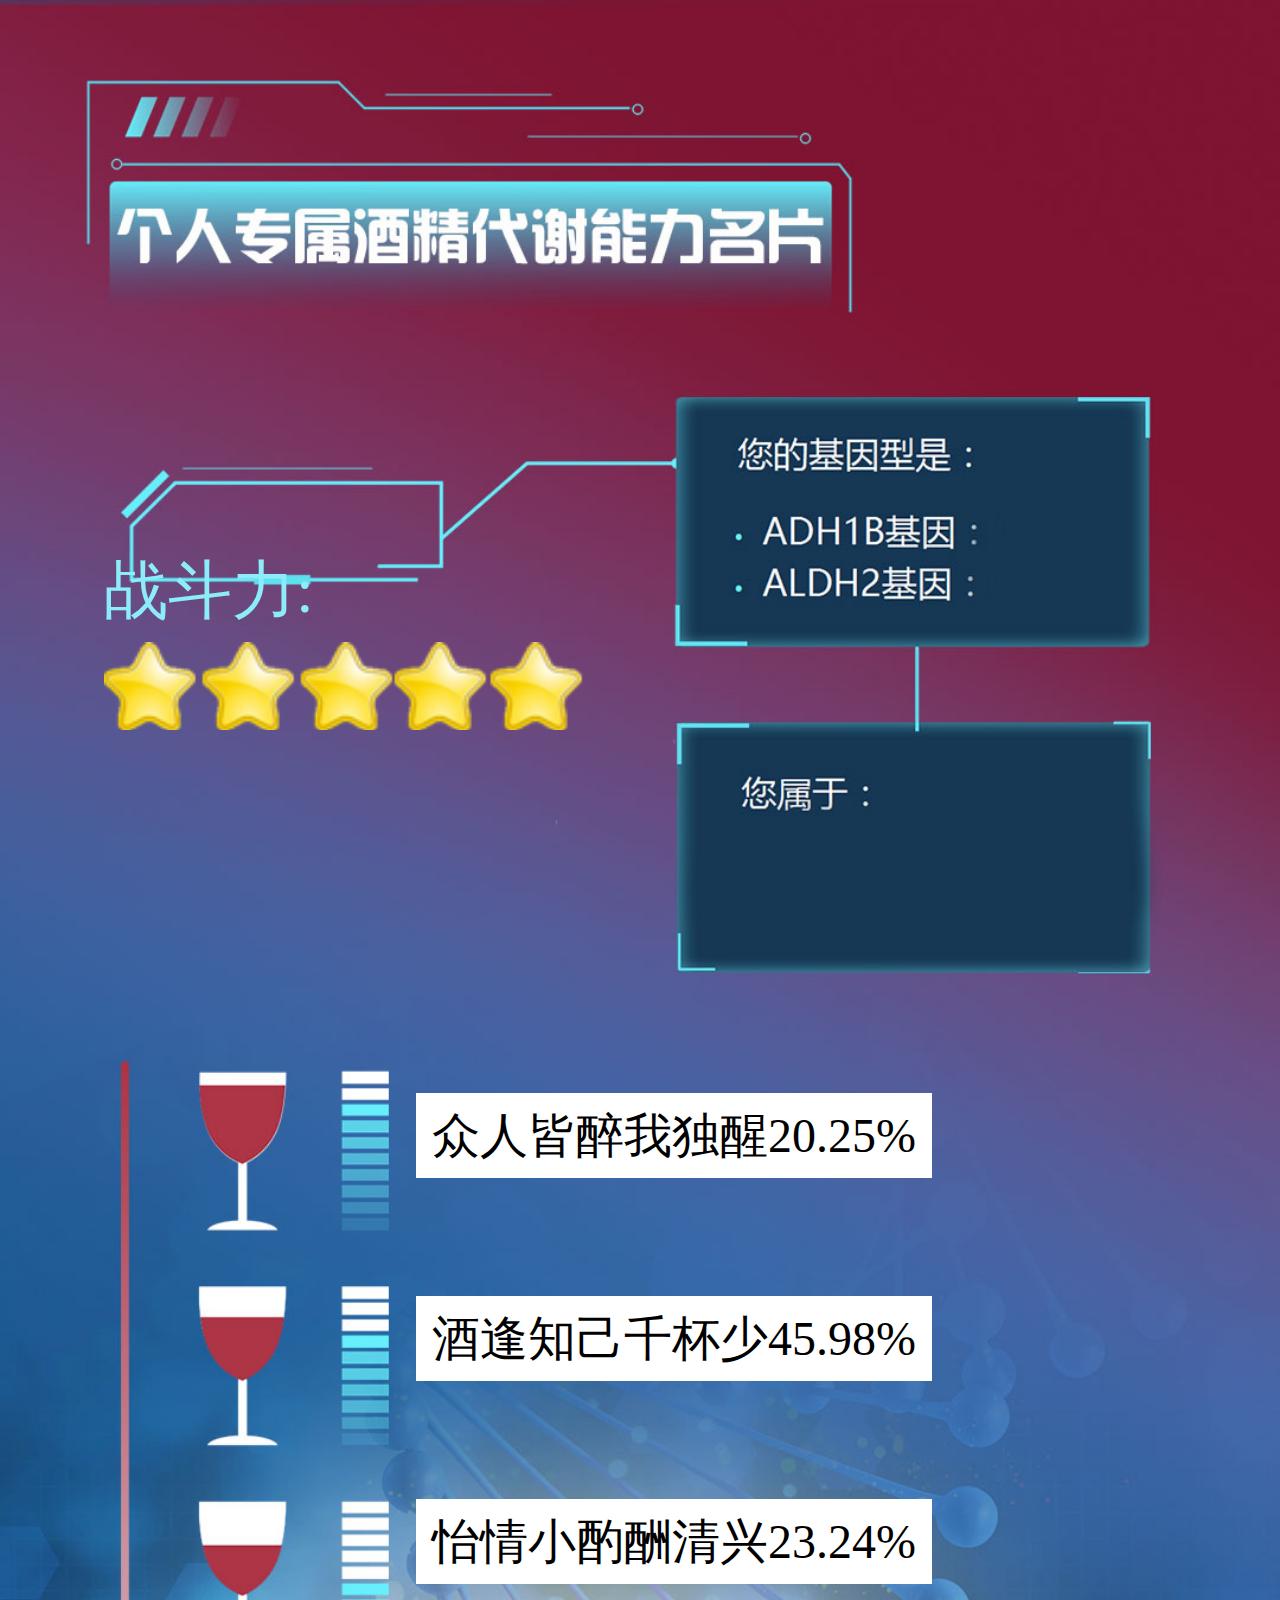
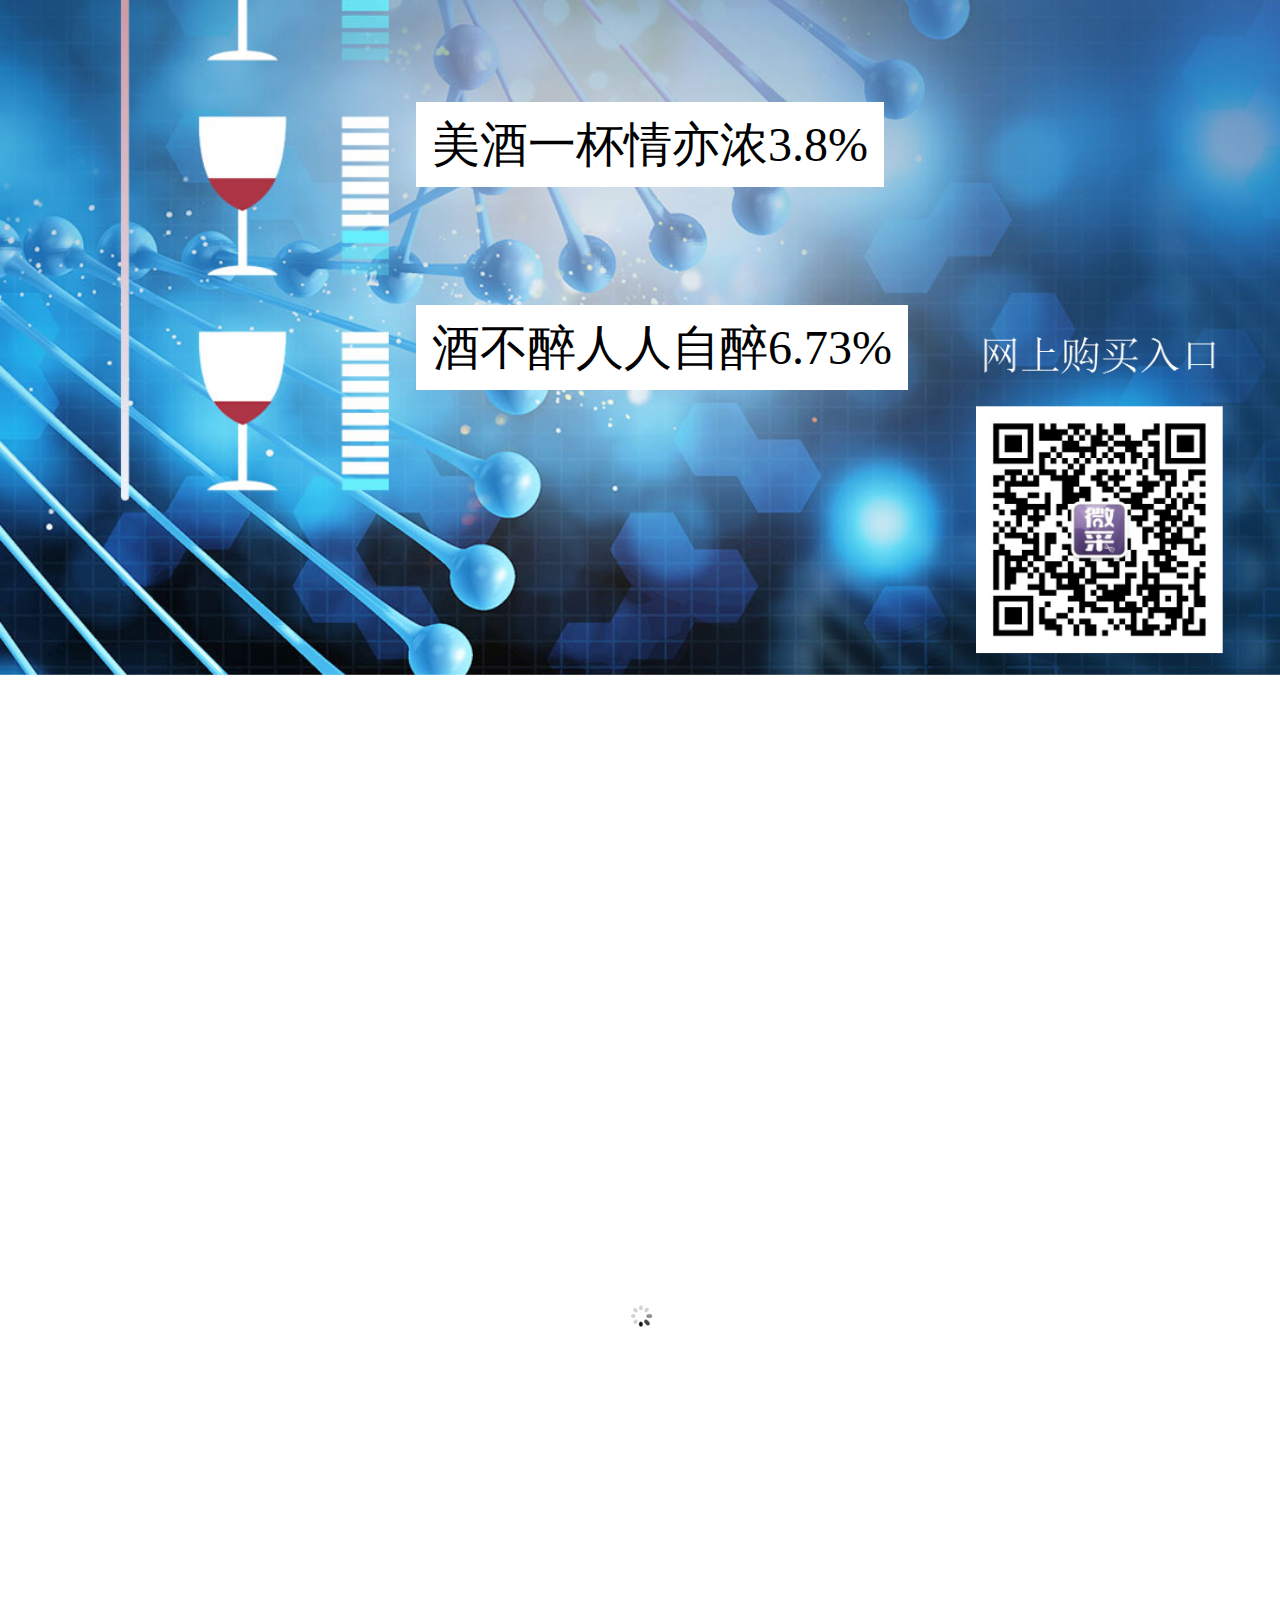
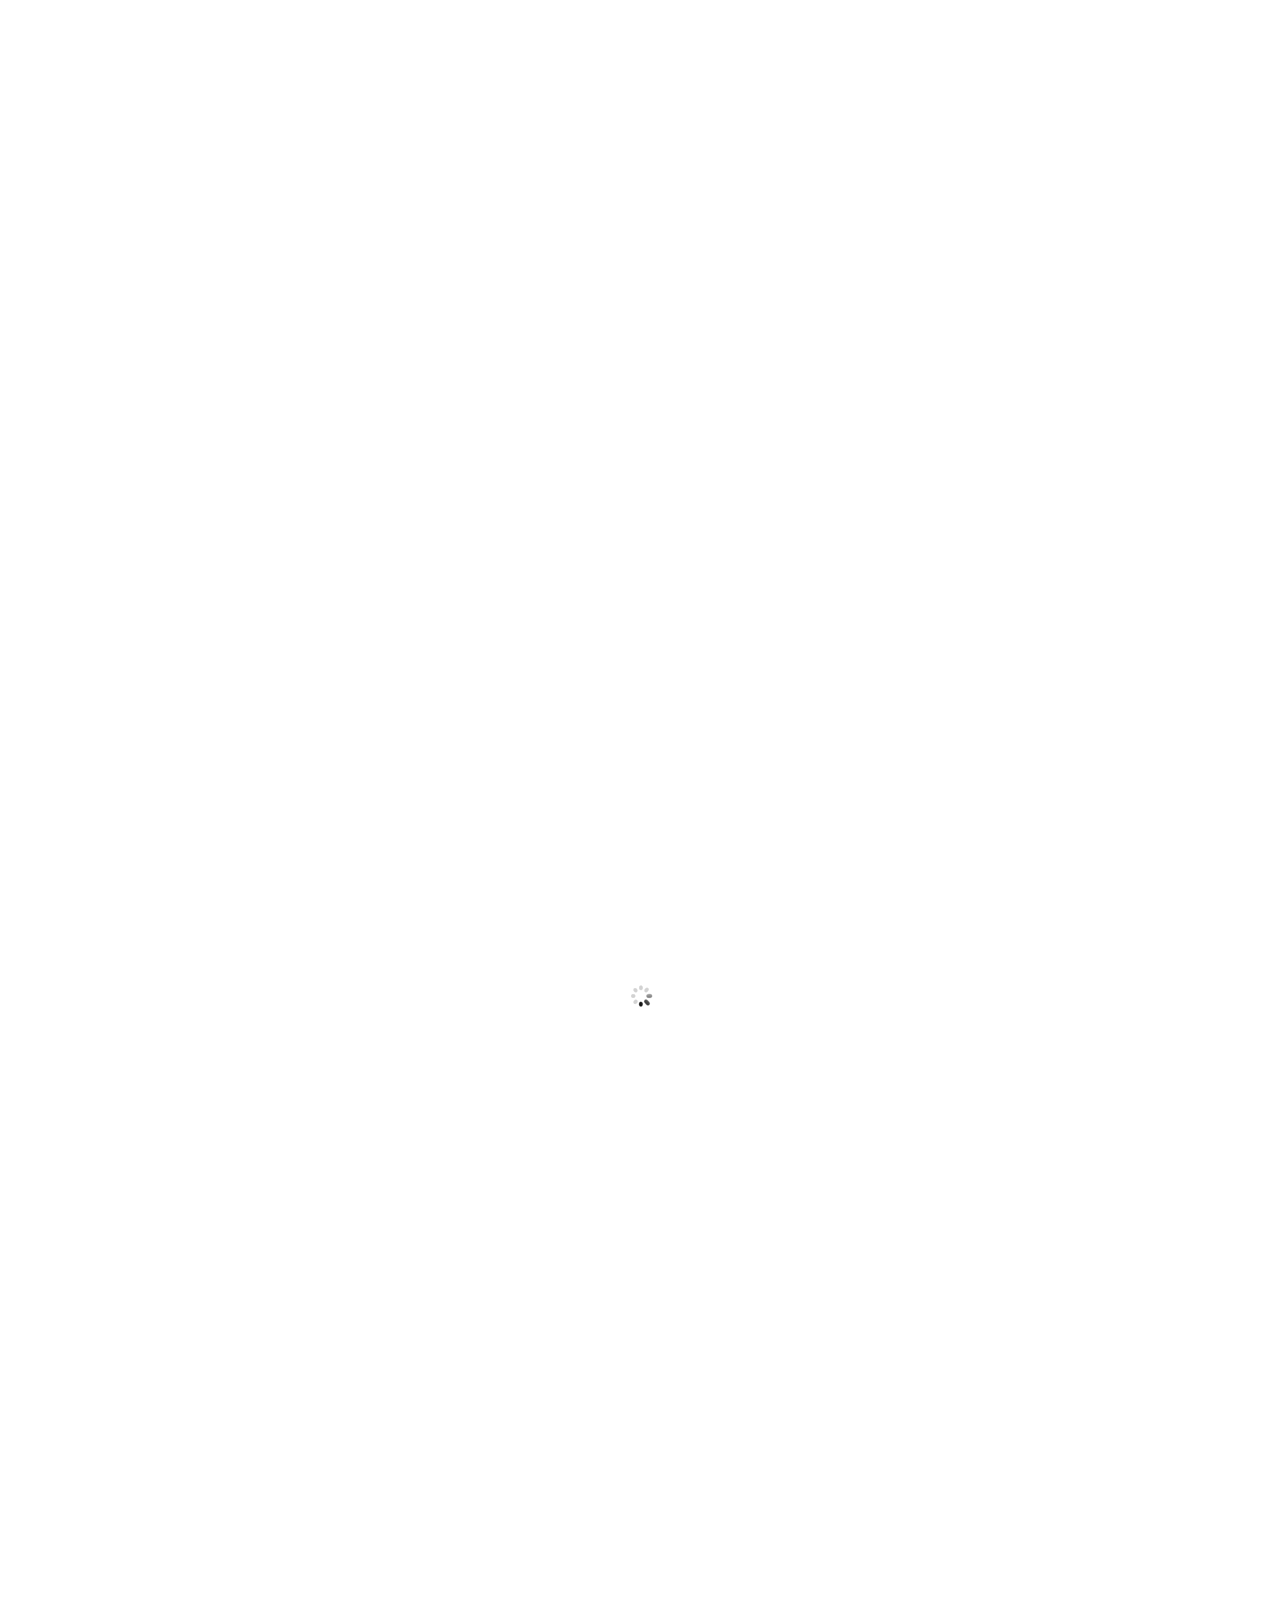
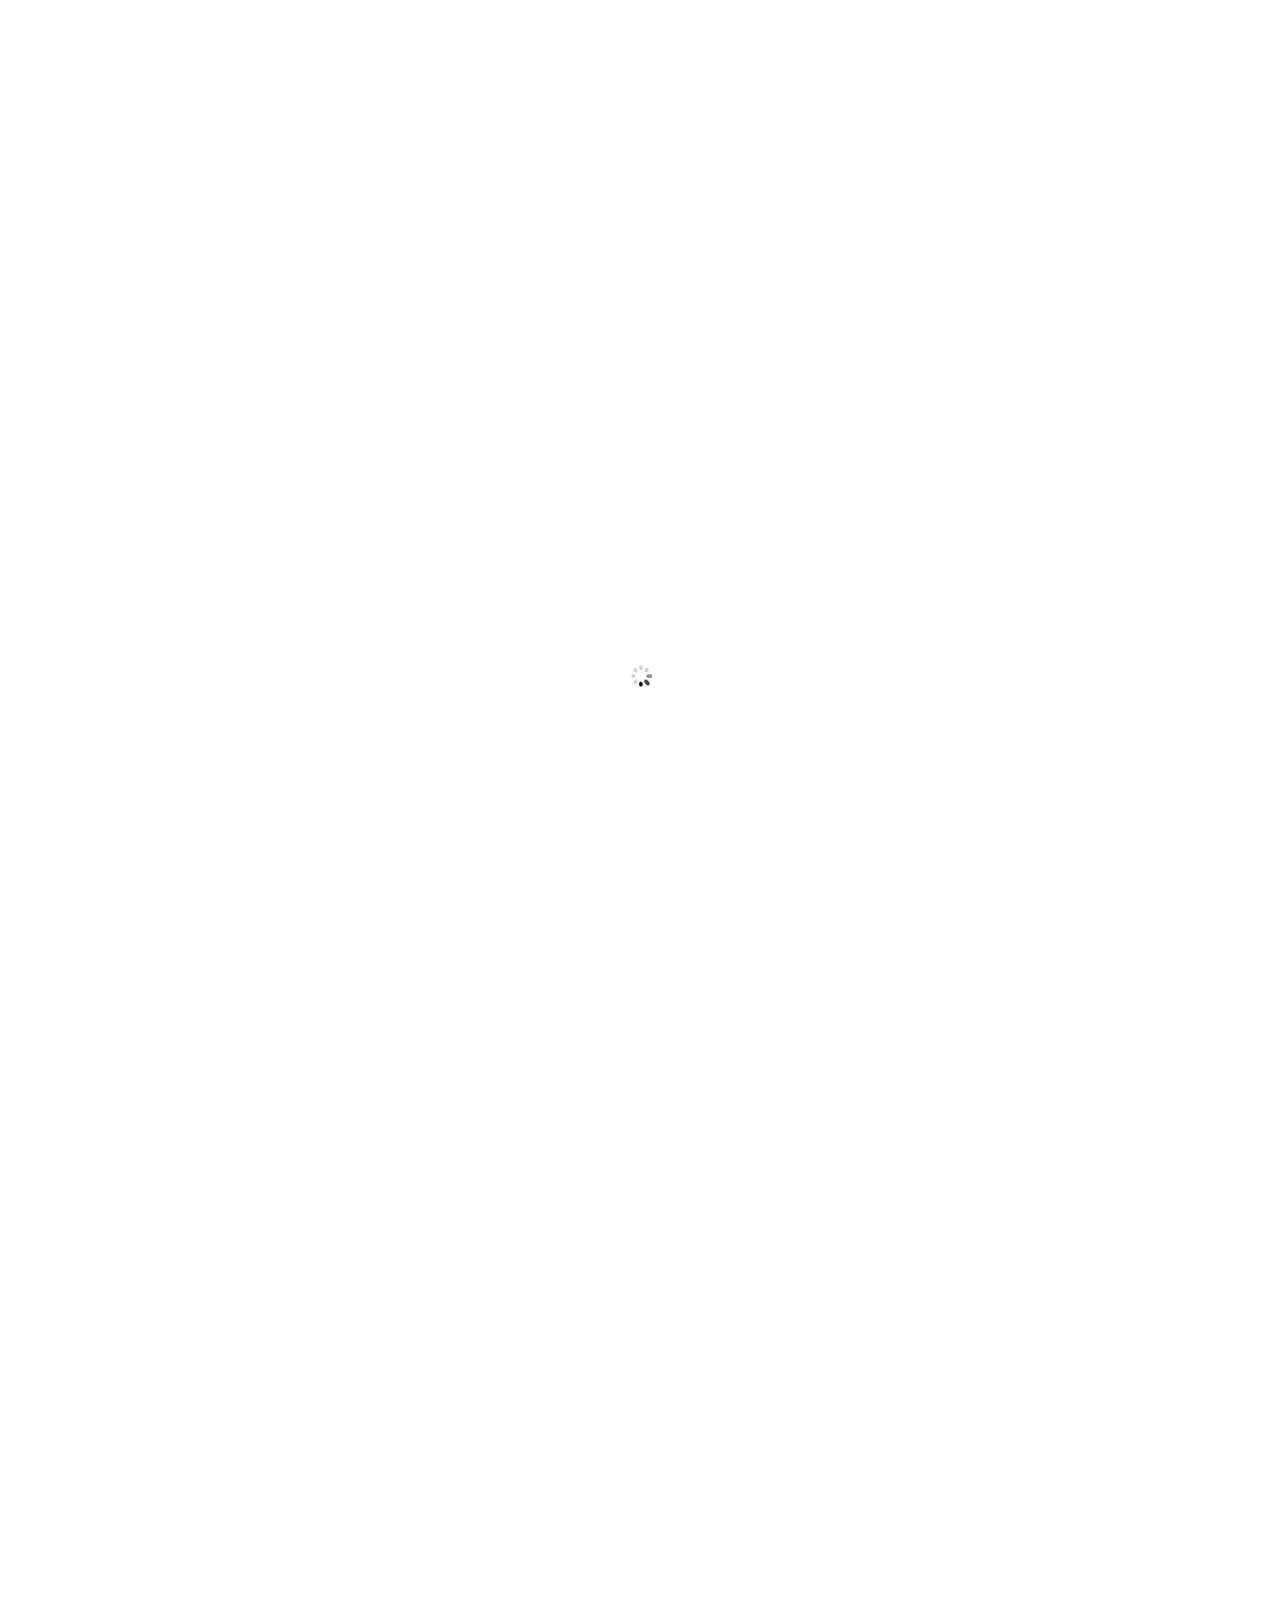
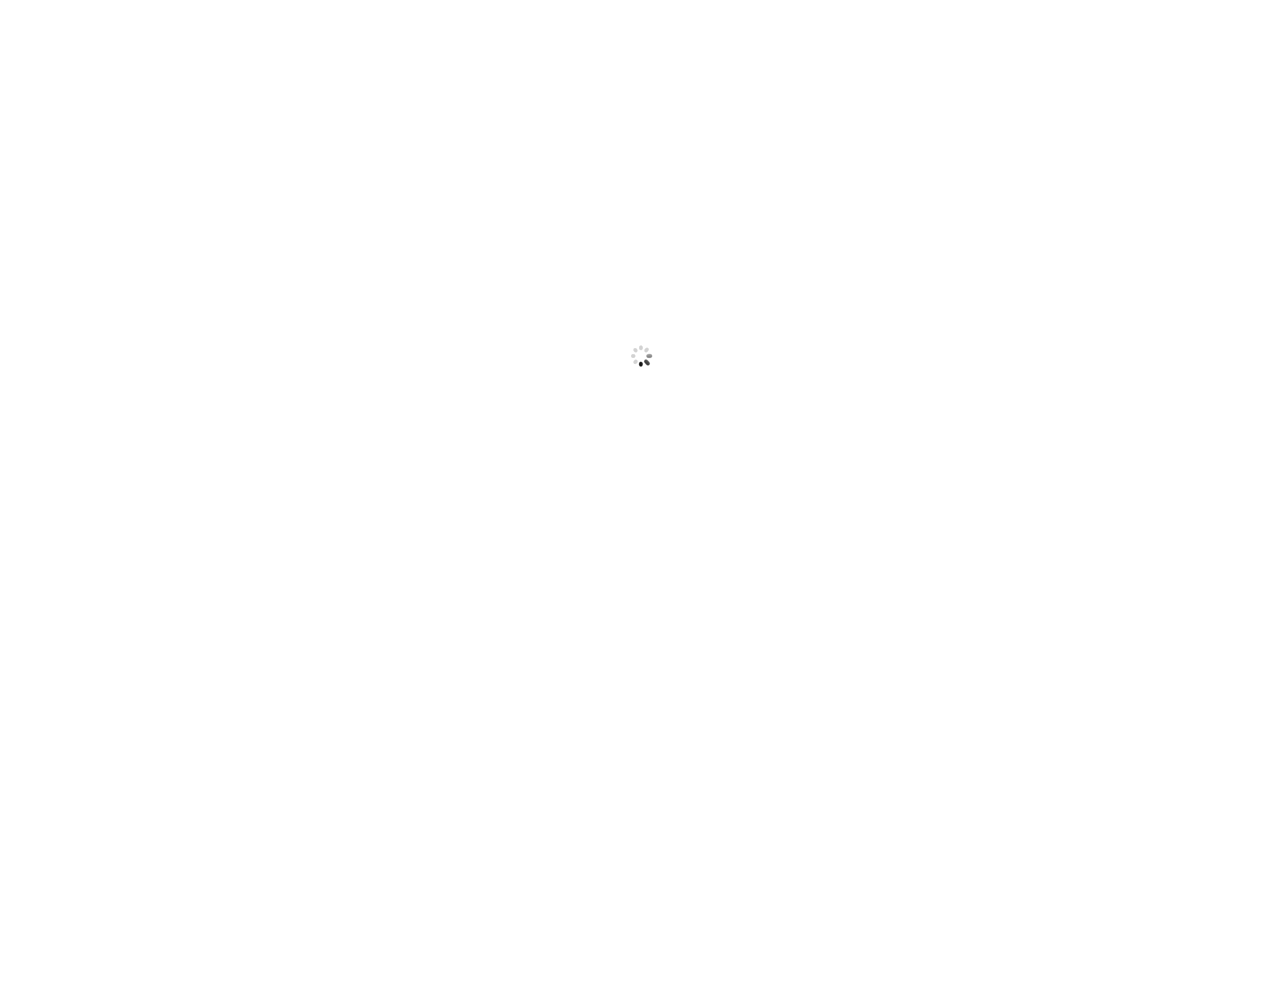
<file: index.html>
<!DOCTYPE html>
<html lang="zh">
<head>
	<meta http-equiv="Content-Type" content="text/html; charset=utf-8" />
    <!--<meta content="width=device-width,initial-scale=1.0,maximum-scale=1.0,user-scalable=0;"name="viewport" />-->
    <meta name="viewport" content="width=device-width,initial-scale=1,minimum-scale=1,maximum-scale=1,user-scalable=no" />
    <meta content="telephone=no" name="format-detection" />
    <meta name="format-detection" content="email=no" />
    <meta http-equiv="Cache-Control" content="no-cache"/>
	
	<title>我的酒精代谢能力基因检测报告</title>
	<style>
		*{
			margin: 0;
			padding: 0;
			
		}
		a{
			text-decoration: none;
		}
		li{
			list-style: none;
		}
		.fr{
			float: right;
		}
		.fl{
			float: left;
		}
		html{font-size: 20px;width: 100%;height: 100%;}
		.cont .imgs{
			font-size: 0;
		}
		.cont .imgs img{
			width: 100%;
			background: url(img/loading.gif) 50% no-repeat;
			
		} 
		.cont .datas{
			position: absolute;
			top: 0;
			left: 0;
			width: 100%;
			height: 19rem;
			/*border: 1px solid #000;*/
			box-sizing: border-box;
			
			
		}
		.datas .top{
			width: 100%;
			height: 8rem;
			/*background: #048F74;*/
			/*border: 1px solid #000000;*/
			box-sizing: border-box;
			margin-top: 5rem;
			
			
		}
		.top .bgName{
			color: #fff;
			margin-top: 1rem;
			margin-left: 2.3rem;
			font-size: 0.8rem;
			display: inline-block;
			
			
			
		}
		.top .gene{
			float: right;
			color: #fff;
			margin-top: 1.1rem;
			/*font-size: 0.8rem;*/
			margin-right: 2.5rem;

		
		
		}
		
		.gene .gene1,.gene2{
			font-size: 0.6rem;
			
			
		}
		.top .bott{
			width: 100%;
			height: 5rem;
			/*background: #f45;*/
			margin-top: 1.2rem;
			/*border: 1px solid #000;*/
			box-sizing: border-box;
			
			
			
		}
		.bott .prec{
			color: #8cecfa;
			font-size: 0.8rem;
			margin-top: -0.6rem;
			margin-left: 1.3rem;
			margin-bottom: 0.2rem;
			
			
		}
		.bott .introduce{
			width: 7rem;
			height: 3rem;
			line-height: 0.8rem;
			margin-left: 1.3rem;
			font-size: 0.5rem;
			color: #fff;
			display: inline-block;
			/*border: 1px solid #f45;*/
			box-sizing: border-box;
			
			
		}
		.bott .shuyu{
			float: right;
			color: #8cecfa;
			font-size: 0.7rem;
			margin-right: 2.2rem;
			margin-top: 0.2rem;
		}
		.datas .result{
			width: 100%;
			height: 15rem;
			/*border: 1px solid #4f5;*/
			box-sizing: border-box;
			/*background: #000;*/
			margin-top: 0.5rem;
			
		}
		.result .res{
			margin-left: 1.6rem;
			margin-bottom: 1.4rem;
			
		}
		.result .res .poem{
			width: 3rem;
			height: 0.8rem;
			font-size: 0.6rem;
			background: #fff;
			margin-left: 3.6rem;
			padding: 0.2rem;
			margin-right: 0.2rem;
			
		}
		
		.hear{
			font-size: 0.4rem;
			color: #fff;
			float: right;
			margin-right: 0.3rem;
			width: 2.6rem;
			height: 1rem;
			line-height: 0.7rem;
			padding: 0.2rem;
				/*background: #9e3d46;*/
			background: url(img/hear.png) no-repeat;
			background-size:cover;
			margin-top: 0.2rem;
			text-align: center;
			opacity: 0;
		}
		.hear5{
			opacity: 0;
			margin-right: 7.4rem;
			margin-top: 0.4rem;
			background: url(img/hear5.png) no-repeat;
			background-size: cover;
			width: 2.6rem;
			height: 1.2rem;
			line-height: 1.4rem;
			
		}
		.stars{
			width: 6rem;
			height: 1.1rem;
			overflow: hidden;
			margin-top: 0.1rem;
		}
		.stars img{
			width: 100%;
			
		
		}
		.cat{
			width: 100%;
			display: none;
		}
		
		.buy img{
			width: 20%;
			position: absolute;
			top: 24rem;
			right: 0.6rem;
			
			
		}
		
		

		.get_redbag{
			position: absolute;
			top: 28.7rem;
			left: 0;
			width: 100%;
			height: 28.2rem;
			/*border: 1px solid #fff;*/
			box-sizing: border-box;
			
			
		}
		
		
		
		.cons .imgs{
	    		width: 100%;
	    		text-align: center;
	    		margin-top: 2rem;
	    		
	    		
	    	}
	    	.cons .imgs img{
	    		width: 80%;
	    	}
	    	.single_carousel{
	    		width: 60%;
	    		height: 1.4rem;
	    		margin-left: 2.8rem;
	    		margin-top: -0.4rem;
	    		overflow: hidden;
	    		color: #fff;
	    		line-height: 1.4rem;
	    	}	
	    	.single_carousel ul li{
	    		font-size: 0.7rem;
	    	}
	    	
	    	.explain{
	    		width: 80%;
	    		height: 3rem;
	    		margin-left: 2.5rem;
	    		color: #fff;
	    		margin-top: 0.5rem;
	    		
	    	}
	    	.explain .exp1{
	    		font-size: 0.8rem;
	    	}
	    	
	    	.explain .exp2{
	    		font-size: 0.6rem;
	    	}
	    	.entr{
	    		width: 40%;
	    		height: 1.4rem;
	    		/*background: #000;*/
	    		margin: 0 auto;
	    		margin-top: 1rem;
	    	}
	    	.entr .dz{
	    		width: 1.6rem;
	    		height: 1.4rem;
	    		color: #f5b731;
	    		
	    		font-size: 0.6rem;
	    		text-align: center;
	    	}
	    	.entr .dj{
	    		width: 1.6rem;
	    		height: 1.4rem;
	    		line-height: 1.4rem;
	    		color: #f5b731;
	    		text-align: center;
	    		font-size: 0.6rem;
	    	}
			.statement{
				margin-left: 2.4rem;
				width: 2.4rem;
				height: 0.8rem;
				text-align: center;
				line-height: 0.4rem;
				background: #ccc;
				margin-top: 1.86rem;
			}
			.statement a{
				color: #fff;
				font-size: 0.4rem;
				
			}
			.jie_d{
				width: 100%;
				
				
			}
			.jie_d img{
				width: 100%;
				position: absolute;
				display: none;
			}
			.jie_d .li_01{
				top: 94.6rem;
				left: 0;
			} 
			
			.jie_d .li_02{
				top: 97.7rem;
				left: 0;
			} 
			.jie_d .li_03{
				top: 100.5rem;
				left: 0;
			}
			.jie_d .li_04{
				top: 103.4rem;
				left: 0;
			}
			.jie_d .li_05{
				top: 107.9rem;
				left: 0;
			}
		
		
	</style>
</head>
<body>
	<img src="img/cat2.jpg" class="cat"  alt="" />
	<div class="cont">
		<div class="imgs">
			<!--<img src="img/01.jpg" style="display: none;" alt="" />-->
			<img src="img/blank.gif" data-echo="img/bg.jpg" alt="" />
			<!--<img src="img/blank.gif" data-echo="img/chb0.jpg" class="bg" alt="" />-->
			<img src="img/blank.gif" data-echo="img/02.jpg" alt="" />
			<img src="img/blank.gif" data-echo="img/03.jpg" alt="" />
			<img src="img/blank.gif" data-echo="img/an_bg.png"  alt="" />
			<img src="img/blank.gif" data-echo="img/04.jpg" alt="" />
		</div>
		<div class="datas">
			<div class="top">
				<div class="bgName"></div>
				<div class="gene">
					<div class="gene1"></div>
					<div class="gene2"></div>
				</div>
				<div class="bott">
					<div class="prec">
						<div class="zdl">战斗力:</div>	
						<div class="stars"><img src="img/stars3.png" alt="" /></div>	
					</div>
					<div class="introduce"></div>
					<div class="shuyu"></div>
				</div>
			</div>
			
		
			<!--百分比和您在这里-->
			<div class="result">
				<div class="res1 res">
					<span class="poem poem1">众人皆醉我独醒20.25%</span>
					<div class="hear hear1">
						<span>您在这里</span>
					</div>
					
				</div>
				<div class="res2 res">
					<span class="poem poem2">酒逢知己千杯少45.98%</span>
					<div class="hear hear2">
						<span>您在这里</span>
					</div>
				</div>
				<div class="res3 res">
					<span class="poem poem3">怡情小酌酬清兴23.24%</span>
					<div class="hear hear3">
						<span>您在这里</span>
					</div>
				</div>
				
				<div class="res4 res">
					<span class="poem poem4">美酒一杯情亦浓3.8%</span>
					<div class="hear hear4">
						<span>您在这里</span>
					</div>
				</div>
				
				<div class="res5 res">
					<span class="poem poem5">酒不醉人人自醉6.73%</span>
					<div class="hear hear5">
						<span>您在这里</span>
					</div>
				</div>
			</div>
			<a class="buy" href="http://w.sanfamily.com.cn/hpv/toBuyAlcoholPage.do"><img src="img/code.png"/></a>
		</div>
		
		
		
		<!--抽红包活动-->
		<!--<div class="get_redbag">
			<div class="cons">
				<div class="imgs">
					<a class="hb_href" href="https://www.baidu.com/">
						<img class="redBag" src="img/hongbao.png" alt="" />
					</a>
				</div>
				<div class="single_carousel">
					<ul>
						<li class="winer"></li>
						<li class="winer"></li>
						<li class="winer"></li>
						<li class="winer"></li>
						<li class="winer"></li>
					</ul>
				</div>
				<div class="explain">
					<p class="exp1">活动说明</p>
					<p class="exp2">是活动是活动说明是活动说明是活动说明是活动说明是活动说明是活动说明是活动说明说明</p>
				</div>
				<div class="entr">
					<a class="fl dz" href="http://www.psjia.com/pssc/fontxz/list_18_5.html">点赞<br/>上传</a>
					<a class="fr dj" href="http://www.jq22.com/">兑奖</a>
				</div>
				<div class="statement"><a href="https://www.csdn.net/">免责声明</a></div>
				
				
			</div>
		</div>-->
		<!--酒精代谢基因解读-->
		<div class="jie_d">
			<img class="li_01" src="img/liang_01.png" alt="" />
			<img class="li_02" src="img/liang_02.png" alt="" />
			<img class="li_03" src="img/liang_03.png" alt="" />
			<img class="li_04" src="img/liang_04.png" alt="" />
			<img class="li_05" src="img/liang_05.png" alt="" />
		</div>
		
		
		
		
	</div>

	<script type="text/javascript" src="js/echo.min.js" ></script>
	<script src="js/flexible.js"></script>
	<script type="text/javascript" src="js/jquery-1.8.3.min.js" ></script>
	<script>
		Echo.init({
			offset:0,
			throttle:0
			
			
		})
		
		
		
		

		$(document).ready(function(){
			
			function GetRequest() { 
				var url = location.search; //获取url中"?"符后的字串 
	//			console.info(url);
				var theRequest = new Object();
				if (url.indexOf("?") != -1) { 
					var str = url.substr(1); 
					strs = str.split("&"); 
					for(var i = 0; i < strs.length; i ++) { 
					  theRequest[strs[i].split("=")[0]]=unescape(strs[i].split("=")[1]); 
					} 
				} 
				return theRequest; 
				
			}
			var ids=GetRequest()
			localStorage.setItem("userid",ids.userid);
			localStorage.setItem("orderid",ids.orderid);
			
//		console.info(ids.userid+"--+++---"+ids.orderid);

//			$.ajax({
//				type:"get",
//				url:"many.json",
//				async:true,
//				dataType:"json",
//				success:function(data){
//					for(var j=0;j<$(".winer").length;j++){
//						$(".winer").eq(j).append(data.all[2].list[j].lists); 
//					}
//
//					var name=data.all[0].name;
//					var sn=data.all[1].sn;
//					var once=data.all[3].once;
//					localStorage.setItem("sn",sn);
//					localStorage.setItem("name",name);
//					localStorage.setItem("once",once);
//
//				},
//				error:function(data){
//					console.info("eee");
//					
//				}
//				
//			});
			
			
//			2017-12-29  新调整接口

			$.ajax({
				type:"get",
				url:"http://w.sanfamily.com.cn/alcohol/report2.do",
				async:true,
				data:{"userid":ids.userid,"orderid":ids.orderid,"type":"2","token":"ad252sdf4hs32adkifs25a2gasd5a0ae5fsdfhjbvh"},
				 // 下面的两行代码,就是解决跨域的关键
				dataType:"jsonp",
				jsonp:"callback",
				success:function(data){
					console.info(data);
					$(".bgName").html(data.name);
					$(".gene1").html(data.adh1b);
					$(".gene2").html(data.aldh2);
					var lottery=data.lottery;
					localStorage.setItem("lottery",lottery)
					
					localStorage.setItem("sn",data.SN)
//					console.info(data.list[0])
					for(var j=0;j<$(".winer").length;j++){
						$(".winer").eq(j).append(data.list[j]); 
						localStorage.setItem("list_01",data.list[0]);
						localStorage.setItem("list_02",data.list[1]);
						localStorage.setItem("list_03",data.list[2]);
						localStorage.setItem("list_04",data.list[3]);
						localStorage.setItem("list_05",data.list[4]);
						
					}
					
				
//					等级为1的时候
					if(data.level==1){
						$(".shuyu").html("众人皆醉我独醒");
						$(".li_01").css("display","block")
						$(".introduce").html("酒精体内清除速率强，代谢较快，喝酒不易脸红。温馨提示：酒量虽好，也不可贪杯哦！");
						for(var i=0;i<$(".res").length;i++){
			//				console.info($(".res").eq(i).children().html());
							var con=$(".res").eq(i).children().html();
							var shuyu=$(".shuyu").html();
							if(con.indexOf(shuyu)>-1){
			//					console.info("aaaaaa");
								 $(".res").eq(i).find("span").eq(0).css("background","#8cecfa");
								 $(".res").eq(i).find("div").eq(0).css("opacity",1);
								 $(".res").eq(i).find("span").eq(0).css("font-weight","600");
								if(shuyu=="酒不醉人人自醉"){
									 $(".res").eq(i).find("span").eq(1).css("opacity",1);
								}
							}
						}
	
					}
					
					
//					等级为2的时候
					if(data.level==2){
						$(".shuyu").html("酒逢知己千杯少");
						$(".li_02").css("display","block")
						$(".stars img").css("margin-top","-1.2rem")
						$(".introduce").html("酒精在体内代谢中等，喝酒不易脸红，建议适当慢饮。");
						
						for(var i=0;i<$(".res").length;i++){
			//				console.info($(".res").eq(i).children().html());
							var con=$(".res").eq(i).children().html();
							var shuyu=$(".shuyu").html();
							if(con.indexOf(shuyu)>-1){
			//					console.info("aaaaaa");
								 $(".res").eq(i).find("span").eq(0).css("background","#8cecfa");
								 $(".res").eq(i).find("div").eq(0).css("opacity",1);
								 $(".res").eq(i).find("span").eq(0).css("font-weight","600");
								if(shuyu=="酒不醉人人自醉"){
									 $(".res").eq(i).find("span").eq(1).css("opacity",1);
									
									
								}
								
								
							}
						}
	
					}
					
					
					
					
//					等级为3的时候
					if(data.level==3){
						$(".shuyu").html("怡情小酌酬清兴");
						$(".li_03").css("display","block")
						$(".stars img").css("margin-top","-2.4rem")
						$(".introduce").html("酒精在体内代谢较慢，饮酒过程中易发生醉酒表现，注意酒驾风险，建议慢饮且选择低度酒。");
						
						for(var i=0;i<$(".res").length;i++){
			//				console.info($(".res").eq(i).children().html());
							var con=$(".res").eq(i).children().html();
							var shuyu=$(".shuyu").html();
							if(con.indexOf(shuyu)>-1){
			//					console.info("aaaaaa");
								 $(".res").eq(i).find("span").eq(0).css("background","#8cecfa");
								 $(".res").eq(i).find("div").eq(0).css("opacity",1);
								 $(".res").eq(i).find("span").eq(0).css("font-weight","600");
								if(shuyu=="酒不醉人人自醉"){
									 $(".res").eq(i).find("span").eq(1).css("opacity",1);
									
									
								}
								
								
							}
						}
	
					}
					
					
					
					
					//					等级为4的时候
					if(data.level==4){
						$(".shuyu").html("美酒一杯情亦浓");
						$(".li_04").css("display","block")
						$(".stars img").css("margin-top","-3.6rem")
						$(".introduce").html("酒精代谢能力较弱，喝酒容易脸红，建议少饮，慢饮且选择低度酒。");
						
						for(var i=0;i<$(".res").length;i++){
			//				console.info($(".res").eq(i).children().html());
							var con=$(".res").eq(i).children().html();
							var shuyu=$(".shuyu").html();
							if(con.indexOf(shuyu)>-1){
			//					console.info("aaaaaa");
								 $(".res").eq(i).find("span").eq(0).css("background","#8cecfa");
								 $(".res").eq(i).find("div").eq(0).css("opacity",1);
								 $(".res").eq(i).find("span").eq(0).css("font-weight","600");
								if(shuyu=="酒不醉人人自醉"){
									 $(".res").eq(i).find("span").eq(1).css("opacity",1);
									
									
								}
								
								
							}
						}
	
					}
					
					//					等级为5的时候
					
					
					if(data.level==5){
						$(".shuyu").html("酒不醉人人自醉");
						$(".li_05").css("display","block")
						$(".stars img").css("margin-top","-4.9rem")
						$(".introduce").html("酒精在体内代谢很慢，饮酒过程中极易发生酒精性脸红等乙醛中毒表现，强烈建议不要饮酒。");
						
						for(var i=0;i<$(".res").length;i++){
			//				console.info($(".res").eq(i).children().html());
							var con=$(".res").eq(i).children().html();
							var shuyu=$(".shuyu").html();
							if(con.indexOf(shuyu)>-1){
			//					console.info("aaaaaa");
								 $(".res").eq(i).find("span").eq(0).css("background","#8cecfa");
								 $(".res").eq(i).find("div").eq(0).css("opacity",1);
								 $(".res").eq(i).find("span").eq(0).css("font-weight","600");
								if(shuyu=="酒不醉人人自醉"){
									 $(".res").eq(i).find("span").eq(1).css("opacity",1);
									
									
								}
								
								
							}
						}
	
					}
					
//					level为6的时候

					if(data.level==6){
						$(".cont").css("display","none");
						$(".cat").show();
					}
				
						
						
						
						
						
						
						
						
						
						
				},
				error:function(data){
					console.info("cccc")
					
				}
				
			});
			
			
			
			
			
			
			
			
			
			
			$.ajax({
				type:"GET",
//				url:"http://w.sanfamily.com.cn/alcohol/report.do",
				async:true,
//				data:{"userid":ids.userid,"orderid":ids.orderid,"type":"2","token":"ad252sdf4hs32adkifs25a2gasd5a0ae5fsdfhjbvh"},
				dataType:"jsonp",
				jsonp:"callback",
				success:function(data){
//					console.info(data+"-------");
					$(".bgName").html(data.name);
					$(".gene1").html(data.adh1b);
					$(".gene2").html(data.aldh2);
					
//					等级为1的时候
					if(data.level==1){
						$(".shuyu").html("众人皆醉我独醒");
						$(".li_01").css("display","block")
						$(".introduce").html("酒精体内清除速率强，代谢较快，喝酒不易脸红。温馨提示：酒量虽好，也不可贪杯哦！");
						for(var i=0;i<$(".res").length;i++){
			//				console.info($(".res").eq(i).children().html());
							var con=$(".res").eq(i).children().html();
							var shuyu=$(".shuyu").html();
							if(con.indexOf(shuyu)>-1){
			//					console.info("aaaaaa");
								 $(".res").eq(i).find("span").eq(0).css("background","#8cecfa");
								 $(".res").eq(i).find("div").eq(0).css("opacity",1);
								 $(".res").eq(i).find("span").eq(0).css("font-weight","600");
								if(shuyu=="酒不醉人人自醉"){
									 $(".res").eq(i).find("span").eq(1).css("opacity",1);
								}
							}
						}
	
					}
					
					
//					等级为2的时候
					if(data.level==2){
						$(".shuyu").html("酒逢知己千杯少");
						$(".li_02").css("display","block")
						$(".stars img").css("margin-top","-1.2rem")
						$(".introduce").html("酒精在体内代谢中等，喝酒不易脸红，建议适当慢饮。");
						
						for(var i=0;i<$(".res").length;i++){
			//				console.info($(".res").eq(i).children().html());
							var con=$(".res").eq(i).children().html();
							var shuyu=$(".shuyu").html();
							if(con.indexOf(shuyu)>-1){
			//					console.info("aaaaaa");
								 $(".res").eq(i).find("span").eq(0).css("background","#8cecfa");
								 $(".res").eq(i).find("div").eq(0).css("opacity",1);
								 $(".res").eq(i).find("span").eq(0).css("font-weight","600");
								if(shuyu=="酒不醉人人自醉"){
									 $(".res").eq(i).find("span").eq(1).css("opacity",1);
									
									
								}
								
								
							}
						}
	
					}
					
					
					
					
//					等级为3的时候
					if(data.level==3){
						$(".shuyu").html("怡情小酌酬清兴");
						$(".li_03").css("display","block")
						$(".stars img").css("margin-top","-2.4rem")
						$(".introduce").html("酒精在体内代谢较慢，饮酒过程中易发生醉酒表现，注意酒驾风险，建议慢饮且选择低度酒。");
						
						for(var i=0;i<$(".res").length;i++){
			//				console.info($(".res").eq(i).children().html());
							var con=$(".res").eq(i).children().html();
							var shuyu=$(".shuyu").html();
							if(con.indexOf(shuyu)>-1){
			//					console.info("aaaaaa");
								 $(".res").eq(i).find("span").eq(0).css("background","#8cecfa");
								 $(".res").eq(i).find("div").eq(0).css("opacity",1);
								 $(".res").eq(i).find("span").eq(0).css("font-weight","600");
								if(shuyu=="酒不醉人人自醉"){
									 $(".res").eq(i).find("span").eq(1).css("opacity",1);
									
									
								}
								
								
							}
						}
	
					}
					
					
					
					
					//					等级为4的时候
					if(data.level==4){
						$(".shuyu").html("美酒一杯情亦浓");
						$(".li_04").css("display","block")
						$(".stars img").css("margin-top","-3.6rem")
						$(".introduce").html("酒精代谢能力较弱，喝酒容易脸红，建议少饮，慢饮且选择低度酒。");
						
						for(var i=0;i<$(".res").length;i++){
			//				console.info($(".res").eq(i).children().html());
							var con=$(".res").eq(i).children().html();
							var shuyu=$(".shuyu").html();
							if(con.indexOf(shuyu)>-1){
			//					console.info("aaaaaa");
								 $(".res").eq(i).find("span").eq(0).css("background","#8cecfa");
								 $(".res").eq(i).find("div").eq(0).css("opacity",1);
								 $(".res").eq(i).find("span").eq(0).css("font-weight","600");
								if(shuyu=="酒不醉人人自醉"){
									 $(".res").eq(i).find("span").eq(1).css("opacity",1);
									
									
								}
								
								
							}
						}
	
					}
					
					//					等级为5的时候
					
					
					if(data.level==5){
						$(".shuyu").html("酒不醉人人自醉");
						$(".li_05").css("display","block")
						$(".stars img").css("margin-top","-4.9rem")
						$(".introduce").html("酒精在体内代谢很慢，饮酒过程中极易发生酒精性脸红等乙醛中毒表现，强烈建议不要饮酒。");
						
						for(var i=0;i<$(".res").length;i++){
			//				console.info($(".res").eq(i).children().html());
							var con=$(".res").eq(i).children().html();
							var shuyu=$(".shuyu").html();
							if(con.indexOf(shuyu)>-1){
			//					console.info("aaaaaa");
								 $(".res").eq(i).find("span").eq(0).css("background","#8cecfa");
								 $(".res").eq(i).find("div").eq(0).css("opacity",1);
								 $(".res").eq(i).find("span").eq(0).css("font-weight","600");
								if(shuyu=="酒不醉人人自醉"){
									 $(".res").eq(i).find("span").eq(1).css("opacity",1);
									
									
								}
								
								
							}
						}
	
					}
					
//					level为6的时候

					if(data.level==6){
						$(".cont").css("display","none");
						$(".cat").show();
					}
					
					
					
				}
				
				
				
				
				
				
				
			});
			
			
			
		})
	
		
			/*单行轮播*/
			$(function(){
				function fun(){
					$(".single_carousel ul").animate({"margin-top":"-1.4rem"},function(){    
						    $(".single_carousel ul li:eq(0)").appendTo($(".single_carousel ul"));
							$(".single_carousel ul").css("margin-top",0);    //css中属性与属性值用逗号隔开
						});
			       }
				setInterval(fun,2000);
				
			});
			
//			抽红包判断是否点赞上传
			$(function(){
				$(".redBag").on("click",function(){
//					$(".hb_href").removeAttr("href");     //禁用a链接
					console.info("aaa");
					$(".hb_href").attr("href","https://www.baidu.com/");    //启用
					
				})
				
				
				
				
			})
		
	
		
		
		
		
		

       
	</script>
</body>
</html>
</file>
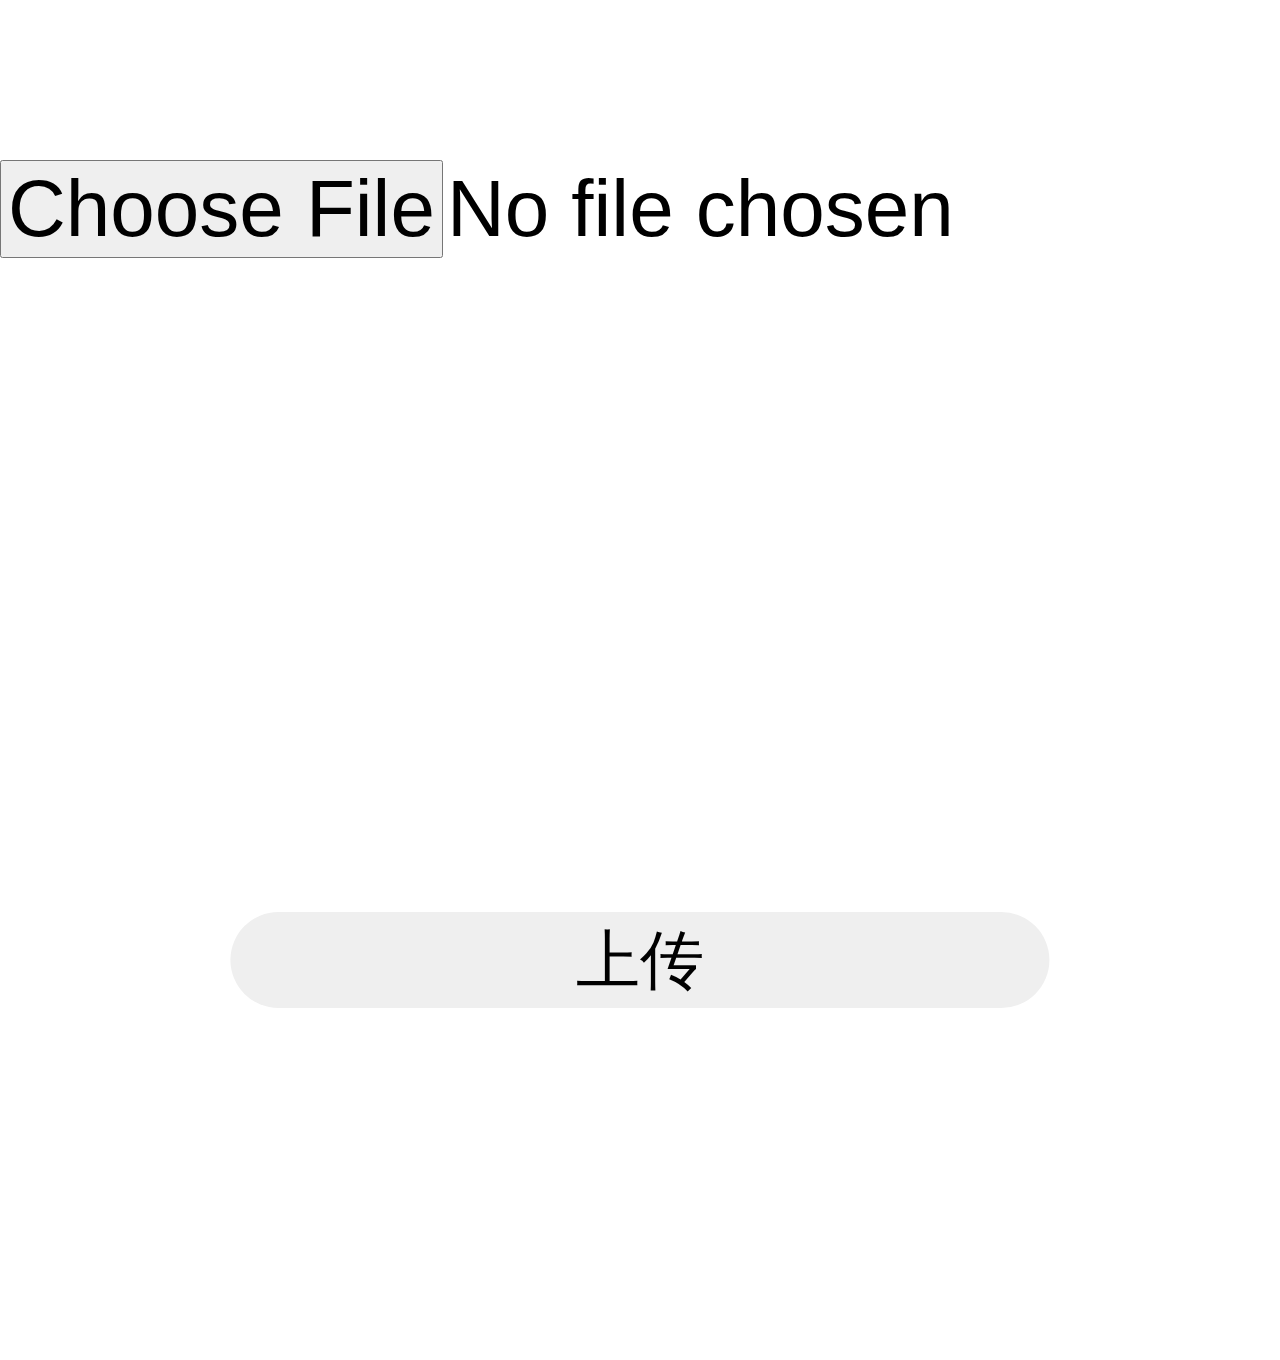
<file: dzsc.html>
<!DOCTYPE html PUBLIC "-//W3C//DTD XHTML 1.0 Transitional//EN" "http://www.w3.org/TR/xhtml1/DTD/xhtml1-transitional.dtd">
<html xmlns="http://www.w3.org/1999/xhtml">

	<head>
		<meta http-equiv="Content-Type" content="text/html; charset=utf-8" />
		<title>无标题文档</title>
		<style>
			*{
				margin: 0;padding: 0;	
			}
			html{
				font-size: 20px;
			}
			
			#file {
				width: 100%;
				height: 15rem;
				position: relative;
				margin-top: 1rem;
				padding-top: 1rem;
			}
			
			#filetxt {
				width: 60%;
				height: 1rem;
				font-size: 0.6rem;
				position: absolute;
				top: 1.2rem;
				left: 1rem;
			}
			
			#filebtn {
				position: absolute;
				/*left: 180px;*/
				left: 12rem;
				width: 3rem;
				top: 1.2rem;
				height: 1rem;
				font-size: 0.5rem;
				
			}
			
			#upfile {
				/*width: 70px;*/
				width: 0.7rem;
				position: absolute;
				opacity: 0;
				width: 3rem;
			    top: 1.2rem;
			    height: 1rem;
			    left: 12rem;
			    font-size: 0.5rem;
				
				
				
			}
			
			.lay {
				width: 100%;
				height: 10rem;
				background: #000;
				position: absolute;
				z-index: 400;
				left: 0;
				top: -0.4rem;
				opacity: 0.6;
				display: none;
			}
			
			.pop .tel {
				width: 100%;
				height: 1.2rem;
				border-radius: 0.4rem;
				margin: 0 auto;
				border: 1px solid #ccc;
				outline: none;
				font-size: 0.6rem;
			}
			
			.sub2 {
				width: 64%;
				height: 1.2rem;
				position: fixed;
				font-size: 0.6rem;
				top: 11rem;
				left: 50%;
				border-radius: 0.4rem;
				border: none;
				outline: none;
				transform: translate(-50%, -50%);
				-webkit-transform: translateX(-50%);
				-ms-transform: translateX(-50%);
			}
			
			.yzm {
				width: 60%;
				height: 1.2rem;
				font-size: 0.6rem;
				border-radius: 0.4rem;
				border: 1px solid #ccc;
				outline: none;
			}
			
			.yzm_02 {
				width: 38%;
				height: 1.2rem;
				float: right;
				border-radius: 0.4rem;
				border: none;
				outline: none;
				font-size: 0.6rem;
			}
			
			.telWap {
				position: fixed;
				width: 64%;
				top: 3.8rem;
				left: 50%;
				transform: translate(-50%, -50%);
				-webkit-transform: translateX(-50%);
				-ms-transform: translateX(-50%);
			}
			
			.yzmWap {
				width: 64%;
				position: fixed;
				top: 8.6rem;
				left: 50%;
				transform: translate(-50%, -50%);
				-webkit-transform: translateX(-50%);
				-ms-transform: translateX(-50%);
			}
			
			.hint {
				width: 64%;
				height: 0.6rem;
				position: fixed;
				text-align: center;
				top: 2.2rem;
				left: 50%;
				color: #FF0000;
				display: none;
				font-size: 0.6rem;
				transform: translate(-50%, -50%);
				-webkit-transform: translateX(-50%);
				-ms-transform: translateX(-50%);
			}
			
			.pop {
				width: 90%;
				height: 15rem;
				background: #fff;
				margin: 0 auto;
				position: fixed;
				top: 4rem;
				z-index: 5555;
				left: 50%;
				display: none;
				border-radius: 0.4rem;
				transform: translate(-50%, -50%);
				-webkit-transform: translateX(-50%);
				-ms-transform: translateX(-50%);
			}
			.wxhWap{
   				width: 64%;
			    margin: 0 auto;
			    position: absolute;
			    top: 6.2rem;
			    left: 50%;
			    transform: translate(-50%,-50%);
	   			-webkit-transform: translateX(-50%);
			    -ms-transform: translateX(-50%);
   				
   			}
   			.wxhWap .wxh{
   				width: 100%;
   				height: 1.2rem;
   				font-size: 0.6rem;
   				border-radius: 0.4rem;
   				border: 1px solid #ccc;
   				outline: none;
   				
   			}
			.up_btn{
				width: 64%;
				height: 1.2rem;
				border-radius: 0.6rem;
				font-size: 0.8rem;
				position: absolute;
				left: 50%;
				transform: translate(-50%,-50%);
				border: none;
				outline: none;
				margin-top: 10rem;
				
			}
			.file_btn{
				width: 13rem;
				height: 2rem;
				font-size: 1rem;
				/*opacity: 0;*/
				z-index: 99999;
			}
			/*.choose_pic{
				width: 3.6rem;
				height: 2rem;
				background: #f45;
				position: absolute;
				top: 0;
				z-index: 0;
			}*/
			.file_lab{
				width: 3rem;
				height: 2rem;
				background: #f45;
				border-radius: 0.6rem;
				
			}
			
			
			
			
			
		</style>
		<!--<script src="http://apps.bdimg.com/libs/jquery/2.1.4/jquery.min.js"></script>-->

	</head>

	<body>
		<div id="file">
			<form name="form1" id="form1"  enctype="multipart/form-data">
				<!--<input id="filetxt" type="text" value="" />

				<input id="filebtn" type="button" value="选择点赞图片" />
	-->
				<!--<input id='upfile' type="file" />-->
			
				<input type="file" class="file_btn" name="photo" id="photo">
					
			
				
				 
				 
				 <!--<p class="choose_pic">选取图片</p>-->
				 <input type="button" value="上传" class="up_btn" onclick="fsubmit()" />

			</form>

<!--
			<form name="form1" id="form1" enctype="multipart/form-data">
		        <p>photo:<input type="file" name="photo" id="photo"></p>
		        <p><input type="button" name="b1" value="submit" onclick="fsubmit()"></p>
		    </form>-->


			
		</div>

		<div class="pop">
			<div class="hint">点点滴滴</div>
			<div class="telWap"><input class="tel" id="tel" type="text" placeholder="请输入手机号验证您的身份" /></div>
			<div class="wxhWap"><input class="wxh" placeholder="请输入您的微信号" type="text" /></div>
			<div class="yzmWap"><input class="yzm" id="yzm" type="text" placeholder="请输入验证码" /><input type="button" id="get_yzm" class="yzm_02" value="获取验证码" onclick="sendMessage(this)" /> </div>
			<button class="sub2" id="sub2">提交</button>
		</div>
		<div class="lay">

		</div>
		<script type="text/javascript" src="js/jquery-1.8.3.min.js"></script>
		<script type="text/javascript" src="js/flexible.js" ></script>
		<script>
			$(function() {
				$('#upfile').change(function() {
					$('#filetxt').val($('#upfile').val());
				});
			});
			$(function() {
				$("#sub2").on("click", function() {
					var reg1 = /^1[3|4|5|8|9][0-9]\d{4,8}$/;
					var wxreg = /^[a-zA-Z]{1}[-_a-zA-Z0-9]{5,19}$/
					var yzmCode = localStorage.getItem("vcode");
					console.info(yzmCode + "验证码")

					// 					var this_person=localStorage.getItem("this_person");
					if(!reg1.test($("#tel").val())) {
						$(".hint").css("display", "block").html("请输入合法的手机号");
						return;
					}
					if(!wxreg.test($(".wxh").val())) {
						$(".hint").css("display", "block").html("请输入合法的微信号");
						return;
					}

					if($(".yzm").val() == " " || $(".yzm").val() == "" || $(".yzm").val() == null) {
						$(".hint").css("display", "block").html("请输入验证码");
						return;
					}
					if($(".yzm").val().length > 0 && $(".yzm").val() != yzmCode) {
						$(".hint").css("display", "block").html("验证码不匹配");
						return;
					}

					// 					else{
					//		       			$(".hint").css("display","none").html("");
					//		       			
					//		       		}
					//		       		

					if(reg1.test($("#tel").val()) && $(".yzm").val() == yzmCode) {
						var dz_tel = $(".tel").val();
						localStorage.setItem("dz_tel", dz_tel);
						
						
						
						
						
						
						
						$(".hint").css("display", "block").html("点赞图片上传成功，快去抽奖吧");
//						var opt = uploadTools.getOpt("fileUploadContent");
//						uploadEvent.uploadFileEvent(opt);
							var pic_file=localStorage.getItem("pic_file");
							var dz_tel=localStorage.getItem("dz_tel");
							var orderid=localStorage.getItem("orderid");
							var userid=localStorage.getItem("userid");
							var wxh=localStorage.getItem("wxh");
							uploadfile();
							$.ajax({
								type:"post",
								url:"http://139.196.120.14/alcohol/updatestatus.do?",
								data: {
									"&mobile=": dz_tel,
									"&userid=": userid,
									"&orderid=": orderid,
									"&wechat": wxh,
									"&dianzanpicpath": pic_file,
									"&type": "2",
									"&token": "ad252sdf4hs32adkifs25a2gasd5a0ae5fsdfhjbvh"
								},
								async:true,
								success:function(data){
									var skip = confirm("您已上传成功，现在就去抽奖吧")
									if(skip){
										window.history.go(-1);
										
									}
								},
								error:function(data){
									var skip = confirm("您的上传没有通过验证，请检查后重试")
									if(skip){
										window.history.go(-1);
										
									}
									
								}
								
								
								
								
							});
							
							
							
							
							window.history.go(-1);

					}

				})

			})

			var InterValObj; //timer变量，控制时间  
			var count = 60; //间隔函数，1秒执行  
			var curCount; //当前剩余秒数  
			var code = ""; //验证码  
			var codeLength = 6; //验证码长度  
			var dz_tel = localStorage.setItem("dz_tel", 15738871759);

			function sendMessage() {
				curCount = count;
				var reg1 = /^1[3|4|5|8|9][0-9]\d{4,8}$/;
				var phone = $("#tel").val(); //手机号码  
				if(phone != "") {
					//产生验证码  
					for(var i = 0; i < codeLength; i++) {
						code += parseInt(Math.random() * 9).toString();
					}

					//		    	如果手机号验证正确发送请求
					if(reg1.test($("#tel").val())) {
						$(".hint").css("display", "block").html("");
						//设置button效果，开始计时  
						$("#get_yzm").attr("disabled", "true");
						$("#get_yzm").val("请在" + curCount + "秒内输入验证码");
						InterValObj = window.setInterval(SetRemainTime, 1000); //启动计时器，1秒执行一次  
						var code_lenth = $(".yzm").val().length;
						var code = $(".yzm").val();
						var wxh = $(".wxh").val();
						var userid = localStorage.getItem("userid");
						var orderid = localStorage.getItem("orderid");
						var wxh = localStorage.getItem("wxh");

						$.ajax({
							type: "post", //用POST方式传输  
							dataType: "jsonp",
							jsonp: "callback",
							url: "http://139.196.120.14/alcohol/sendsms.do?",
							data: {
								"mobile=": phone,
								"&userid=": userid,
								"&ordered=": orderid,
								"&wechat": wxh,
								"type": "2",
								"token": "ad252sdf4hs32adkifs25a2gasd5a0ae5fsdfhjbvh"
							},
							success: function(data) {
								var vcode = data.vcode;
								localStorage.setItem("vcode", vcode);
//								if(code != $(".yzm").val()) {
//									//			            		
//								} else if(code == $(".yzm").val()) {
//									$(".hint").css("display", "block").html("请点击提交");
//
//								}
							},
							error: function(data) {
								console.info("网络错误")
							}

						});
					} else {
						$(".hint").css("display", "block").html("请输入合法的手机号");
					}

				} else {
					$(".hint").css("display", "block").html("请先输入手机号");
				}
			}

			//timer处理函数  
			function SetRemainTime() {
				if(curCount == 0) {
					window.clearInterval(InterValObj); //停止计时器  
					$("#get_yzm").removeAttr("disabled"); //启用按钮  
					$("#get_yzm").val("重新发送");
					code = ""; //清除验证码。如果不清除，过时间后，输入收到的验证码依然有效      
				} else {
					curCount--;
					$("#get_yzm").val(curCount + "秒");
				}
			}

			function fsubmit() {
				var v = $("#filetxt").val();
				console.info(v);
				if(true) {
					showDialog()

					
//					console.info(data+"产生的农村教师")
//					JOSN.stringify(data);
					
					return false;

				} else {
					alert("请上传图片");

				}

			}

			function uploadfile(){
				var data = new FormData($('#form1')[0]);
				var pic_file=$(".file_btn").val();
				localStorage.setItem("pic_file",pic_file)
				
				$.ajax({
						url: 'http://139.196.120.14/uploadfile.do',
						type: 'POST',
						data: data,
						dataType: 'JSON',
						cache: false,
						processData: false,
						contentType: false,
						success: function(data) {
							console.info(data);

						},
						error: function(data) {
							console.info("ggaga")

						}

					}).done(function(ret) {
						if(ret['isSuccess']) {
							var result = '';
							result += 'name=' + ret['name'] + '<br>';
							result += 'gender=' + ret['gender'] + '<br>';
							result += '<img src="' + ret['photo'] + '" width="100">';
							$('#result').html(result);
						} else {
							alert('提交失敗');
						}
					});
				
				
				
			}




			function showDialog() {

				$(".pop").show();
				$(".lay").show();

				var dH = $(document).height(); //获取文档的高度
				$(".lay").css("height", dH); //黑色遮罩层高度设置为文档高度
				var wW = $(window).width(), //window的宽度
					wH = $(window).height(), //window的高度
					pW = $(".pop").width(), //弹出层的宽度
					pH = $(".pop").height(), //弹出层的高度
					pL = (wW - pW) / 2.25,
					pT = (wH - pH) / 2;
			}

			$(".lay").bind("click", function() {
				$(".lay").fadeOut();
				$(".pop").hide();
			});
		</script>

	</body>

</html>
</file>
